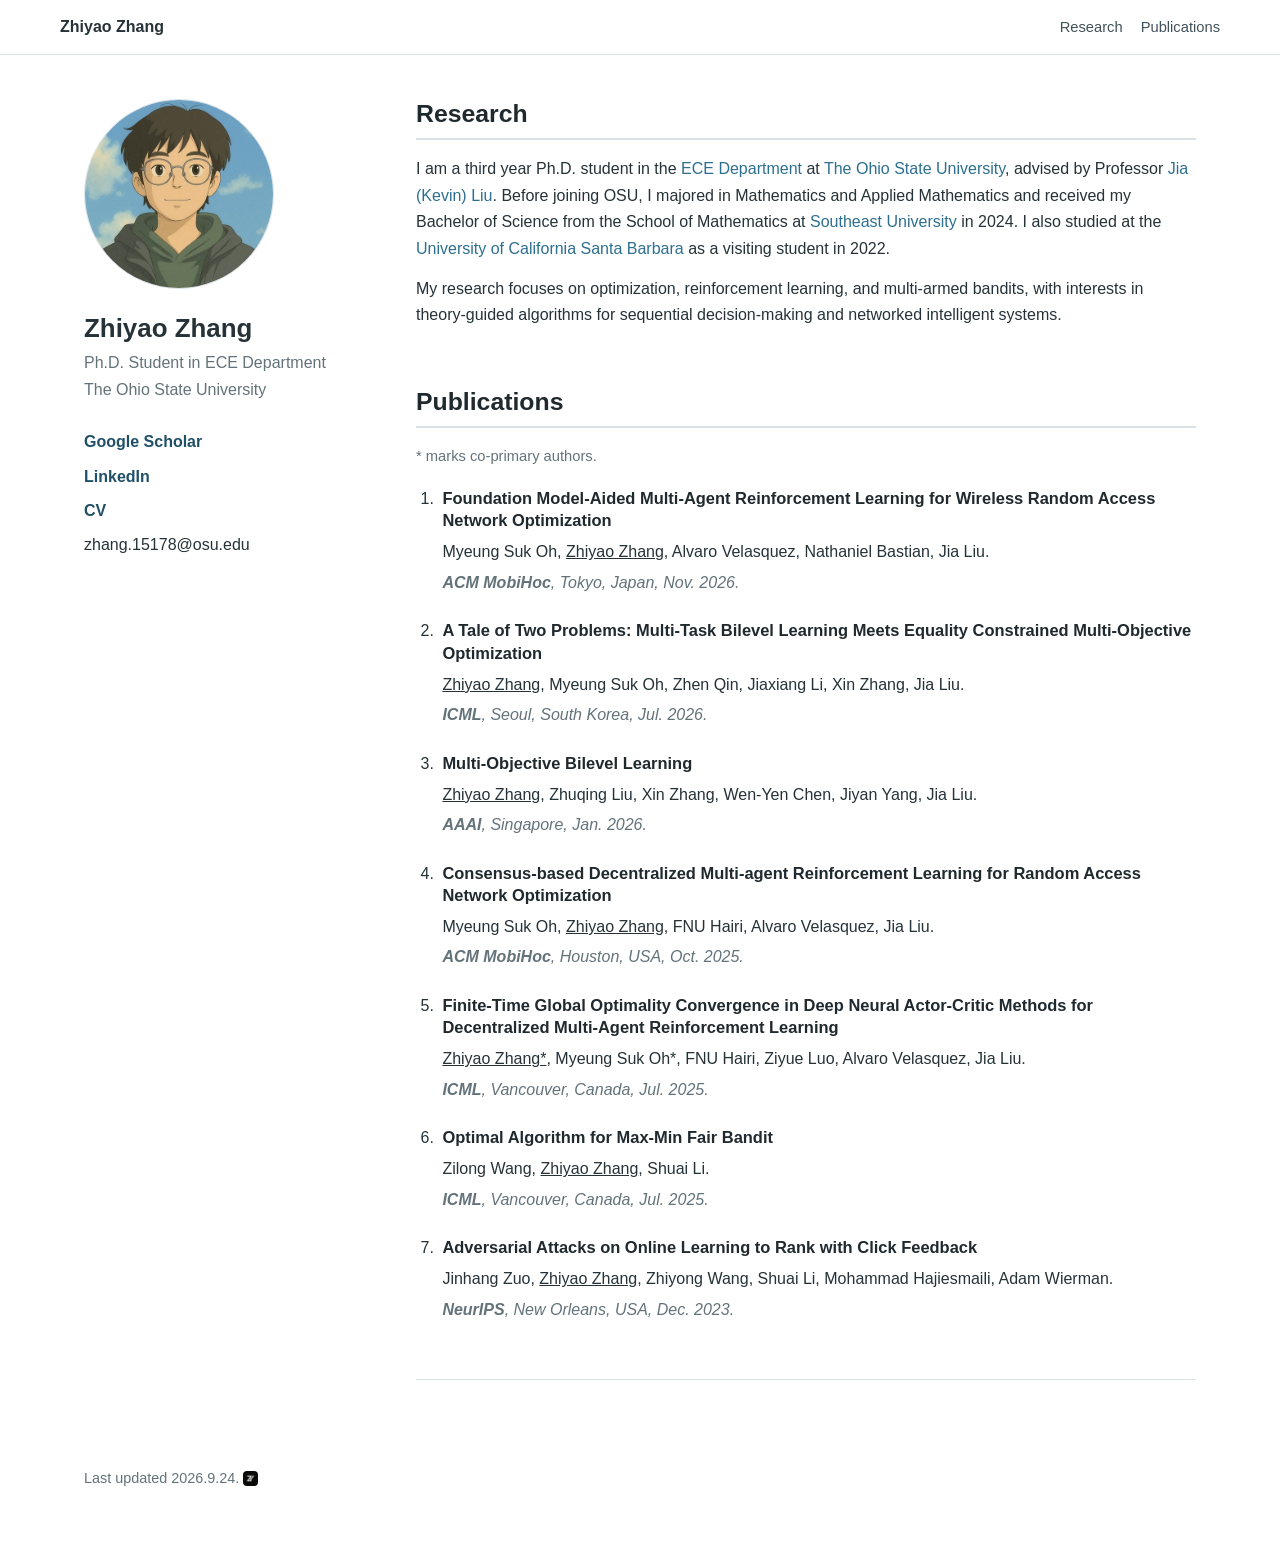
<file: index.html>
<!doctype html>
<html lang="en">
  <head>
    <meta charset="utf-8">
    <meta name="viewport" content="width=device-width, initial-scale=1">
    <title>Zhiyao Zhang</title>
    <link rel="icon" type="image/png" href="[data-uri]">
    <meta name="description" content="Academic homepage of Zhiyao Zhang, Ph.D. student at The Ohio State University.">
    <link rel="stylesheet" href="styles.css?v=20260620-footer">
  </head>
  <body>
    <header class="site-header">
      <a class="brand" href="#top">Zhiyao Zhang</a>
      <nav aria-label="Primary navigation">
        <a href="#research">Research</a>
        <a href="#publications">Publications</a>
      </nav>
    </header>

    <main id="top" class="page">
      <aside class="profile" aria-label="Profile">
        <img
          class="portrait"
          src="[data-uri]"
          alt="Zhiyao Zhang"
        >
        <h1>Zhiyao Zhang</h1>
        <p class="role">Ph.D. Student in ECE Department</p>
        <p class="affiliation">The Ohio State University</p>

        <div class="profile-links">
          <a href="https://scholar.google.com/citations?user=uiGWW7kAAAAJ&hl=en">Google Scholar</a>
          <a href="http://www.linkedin.com/in/zhiyao-zhang-b09392335">LinkedIn</a>
          <a href="https://drive.google.com/file/d/1cWoQfifwnla6A6PEMswTmwXbbi5_dUFW/view?usp=sharing">CV</a>
          <span class="email" style="color: #263238; font-weight: 400;">zhang.15178@osu.edu</span>
        </div>
      </aside>

      <section class="content">
        <section id="research" class="section">
          <h2>Research</h2>
          <p>
            I am a third year Ph.D. student in the
            <a href="https://ece.osu.edu/">ECE Department</a> at
            <a href="https://www.osu.edu/">The Ohio State University</a>, advised by Professor
            <a href="https://kevinliu-osu.github.io/">Jia (Kevin) Liu</a>. Before joining OSU, I majored in
            Mathematics and Applied Mathematics and received my Bachelor of Science from the School of Mathematics at
            <a href="https://www.seu.edu.cn/">Southeast University</a> in 2024. I also studied at the
            <a href="https://www.ucsb.edu/">University of California Santa Barbara</a> as a visiting student in 2022.
          </p>
          <p>
            My research focuses on optimization, reinforcement learning, and multi-armed bandits, with interests in
            theory-guided algorithms for sequential decision-making and networked intelligent systems.
          </p>
        </section>

        <section id="publications" class="section">
          <h2>Publications</h2>
          <p class="note">* marks co-primary authors.</p>
          <ol class="publication-list">
            <li>
              <h3>Foundation Model-Aided Multi-Agent Reinforcement Learning for Wireless Random Access Network Optimization</h3>
              <p>Myeung Suk Oh, <u>Zhiyao Zhang</u>, Alvaro Velasquez, Nathaniel Bastian, Jia Liu.</p>
              <p class="venue"><strong>ACM MobiHoc</strong>, Tokyo, Japan, Nov. 2026.</p>
            </li>
            <li>
              <h3>A Tale of Two Problems: Multi-Task Bilevel Learning Meets Equality Constrained Multi-Objective Optimization</h3>
              <p><u>Zhiyao Zhang</u>, Myeung Suk Oh, Zhen Qin, Jiaxiang Li, Xin Zhang, Jia Liu.</p>
              <p class="venue"><strong>ICML</strong>, Seoul, South Korea, Jul. 2026.</p>
            </li>
            <li>
              <h3>Multi-Objective Bilevel Learning</h3>
              <p><u>Zhiyao Zhang</u>, Zhuqing Liu, Xin Zhang, Wen-Yen Chen, Jiyan Yang, Jia Liu.</p>
              <p class="venue"><strong>AAAI</strong>, Singapore, Jan. 2026.</p>
            </li>
            <li>
              <h3>Consensus-based Decentralized Multi-agent Reinforcement Learning for Random Access Network Optimization</h3>
              <p>Myeung Suk Oh, <u>Zhiyao Zhang</u>, FNU Hairi, Alvaro Velasquez, Jia Liu.</p>
              <p class="venue"><strong>ACM MobiHoc</strong>, Houston, USA, Oct. 2025.</p>
            </li>
            <li>
              <h3>Finite-Time Global Optimality Convergence in Deep Neural Actor-Critic Methods for Decentralized Multi-Agent Reinforcement Learning</h3>
              <p><u>Zhiyao Zhang*</u>, Myeung Suk Oh*, FNU Hairi, Ziyue Luo, Alvaro Velasquez, Jia Liu.</p>
              <p class="venue"><strong>ICML</strong>, Vancouver, Canada, Jul. 2025.</p>
            </li>
            <li>
              <h3>Optimal Algorithm for Max-Min Fair Bandit</h3>
              <p>Zilong Wang, <u>Zhiyao Zhang</u>, Shuai Li.</p>
              <p class="venue"><strong>ICML</strong>, Vancouver, Canada, Jul. 2025.</p>
            </li>
            <li>
              <h3>Adversarial Attacks on Online Learning to Rank with Click Feedback</h3>
              <p>Jinhang Zuo, <u>Zhiyao Zhang</u>, Zhiyong Wang, Shuai Li, Mohammad Hajiesmaili, Adam Wierman.</p>
              <p class="venue"><strong>NeurIPS</strong>, New Orleans, USA, Dec. 2023.</p>
            </li>
          </ol>
        </section>
      </section>
    </main>

    <footer class="site-footer">
      <p>Last updated 2026.9.24. <a class="stats-link" href="stats.html" aria-label="View visitor statistics"><img src="[data-uri]" alt=""></a></p>
    </footer>
  </body>
</html>
</file>
<file: styles.css>
:root {
  --text: #263238;
  --muted: #64727a;
  --line: #dbe2e6;
  --link: #2c6f8f;
  --link-dark: #1f5068;
  --accent: #9a3412;
  --background: #ffffff;
  --surface: #f7f9fa;
  --max-width: 1160px;
}

* {
  box-sizing: border-box;
}

html {
  scroll-behavior: smooth;
}

body {
  margin: 0;
  color: var(--text);
  background: var(--background);
  font-family: -apple-system, BlinkMacSystemFont, "Segoe UI", Roboto, Helvetica, Arial, sans-serif;
  font-size: 16px;
  line-height: 1.65;
}

a {
  color: var(--link);
  text-decoration: none;
}

a:hover {
  color: var(--link-dark);
  text-decoration: underline;
}

.site-header {
  position: sticky;
  top: 0;
  z-index: 10;
  display: flex;
  align-items: center;
  justify-content: space-between;
  gap: 24px;
  width: 100%;
  padding: 14px max(24px, calc((100vw - var(--max-width)) / 2));
  border-bottom: 1px solid var(--line);
  background: rgba(255, 255, 255, 0.94);
  backdrop-filter: blur(10px);
}

.brand {
  color: var(--text);
  font-weight: 700;
}

nav {
  display: flex;
  flex-wrap: wrap;
  justify-content: flex-end;
  gap: 18px;
  font-size: 0.92rem;
}

nav a {
  color: #42515a;
}

.page {
  display: grid;
  grid-template-columns: 280px minmax(0, 1fr);
  gap: 52px;
  max-width: var(--max-width);
  margin: 0 auto;
  padding: 44px 24px 24px;
}

.profile {
  position: sticky;
  top: 84px;
  align-self: start;
}

.portrait {
  display: block;
  width: 190px;
  aspect-ratio: 1;
  object-fit: cover;
  border-radius: 50%;
  border: 1px solid var(--line);
}

.profile h1 {
  margin: 24px 0 6px;
  font-size: 1.62rem;
  line-height: 1.2;
}

.role,
.affiliation {
  margin: 0;
  color: var(--muted);
}

.profile-links {
  display: grid;
  gap: 8px;
  margin-top: 26px;
}

.profile-links a {
  width: fit-content;
  color: var(--link-dark);
  font-weight: 600;
}

.profile-links .email {
  width: fit-content;
  color: var(--text);
  font-weight: 400;
}

.content {
  min-width: 0;
}

.section {
  padding: 0 0 34px;
  margin-bottom: 28px;
  border-bottom: 1px solid var(--line);
}

#research {
  border-bottom: 0;
  margin-bottom: 10px;
}

.section h2 {
  margin: 0 0 16px;
  padding-bottom: 8px;
  border-bottom: 2px solid var(--line);
  color: #20292e;
  font-size: 1.55rem;
  line-height: 1.25;
}

.section h3 {
  margin: 0 0 8px;
  color: #20292e;
  font-size: 1.03rem;
  line-height: 1.35;
}

.section p {
  margin: 0 0 14px;
}

.note {
  color: var(--muted);
  font-size: 0.92rem;
}

.publication-list {
  margin: 18px 0 0;
  padding-left: 1.4rem;
}

.publication-list li {
  margin-bottom: 22px;
  padding-left: 4px;
}

.publication-list p {
  margin-bottom: 4px;
}

.venue {
  color: var(--muted);
  font-style: italic;
}

.site-footer {
  max-width: var(--max-width);
  margin: 0 auto;
  padding: 20px 24px 40px;
  color: var(--muted);
  font-size: 0.9rem;
}

.stats-link {
  display: inline-flex;
  align-items: center;
  vertical-align: text-bottom;
}

.stats-link img {
  width: 0.9rem;
  height: 0.9rem;
  border-radius: 4px;
}

.stats-page {
  max-width: 760px;
  margin: 0 auto;
  padding: 44px 24px 56px;
}

.stats-hero {
  margin-bottom: 30px;
}

.stats-back {
  display: inline-block;
  margin-bottom: 16px;
  font-weight: 600;
}

.stats-hero h1 {
  margin: 0;
  color: #20292e;
  font-size: 1.8rem;
  line-height: 1.2;
}

.stats-panel {
  padding: 24px 0;
  border-top: 1px solid var(--line);
}

.stats-panel h2 {
  margin: 0 0 12px;
  color: #20292e;
  font-size: 1.25rem;
  line-height: 1.3;
}

.stats-widget,
.stats-note {
  margin: 0 0 14px;
}

.stats-widget img {
  height: 22px;
}

.flag-counter img {
  max-width: 100%;
  height: auto;
  border: 1px solid var(--line);
}



@media (max-width: 820px) {
  .site-header {
    position: static;
    align-items: flex-start;
    flex-direction: column;
    gap: 10px;
  }

  nav {
    justify-content: flex-start;
    gap: 12px 16px;
  }

  .page {
    grid-template-columns: 1fr;
    gap: 32px;
    padding-top: 28px;
  }

  .profile {
    position: static;
    display: grid;
    grid-template-columns: 126px minmax(0, 1fr);
    gap: 0 22px;
    align-items: start;
  }

  .portrait {
    grid-row: span 5;
    width: 126px;
  }

  .profile h1 {
    margin-top: 2px;
  }

  .profile-links {
    grid-column: 1 / -1;
  }
}

@media (max-width: 520px) {
  body {
    font-size: 15px;
  }

  .site-header,
  .page,
  .site-footer {
    padding-left: 18px;
    padding-right: 18px;
  }

  .profile {
    display: block;
  }

  .portrait {
    width: 142px;
  }
}
</file>
